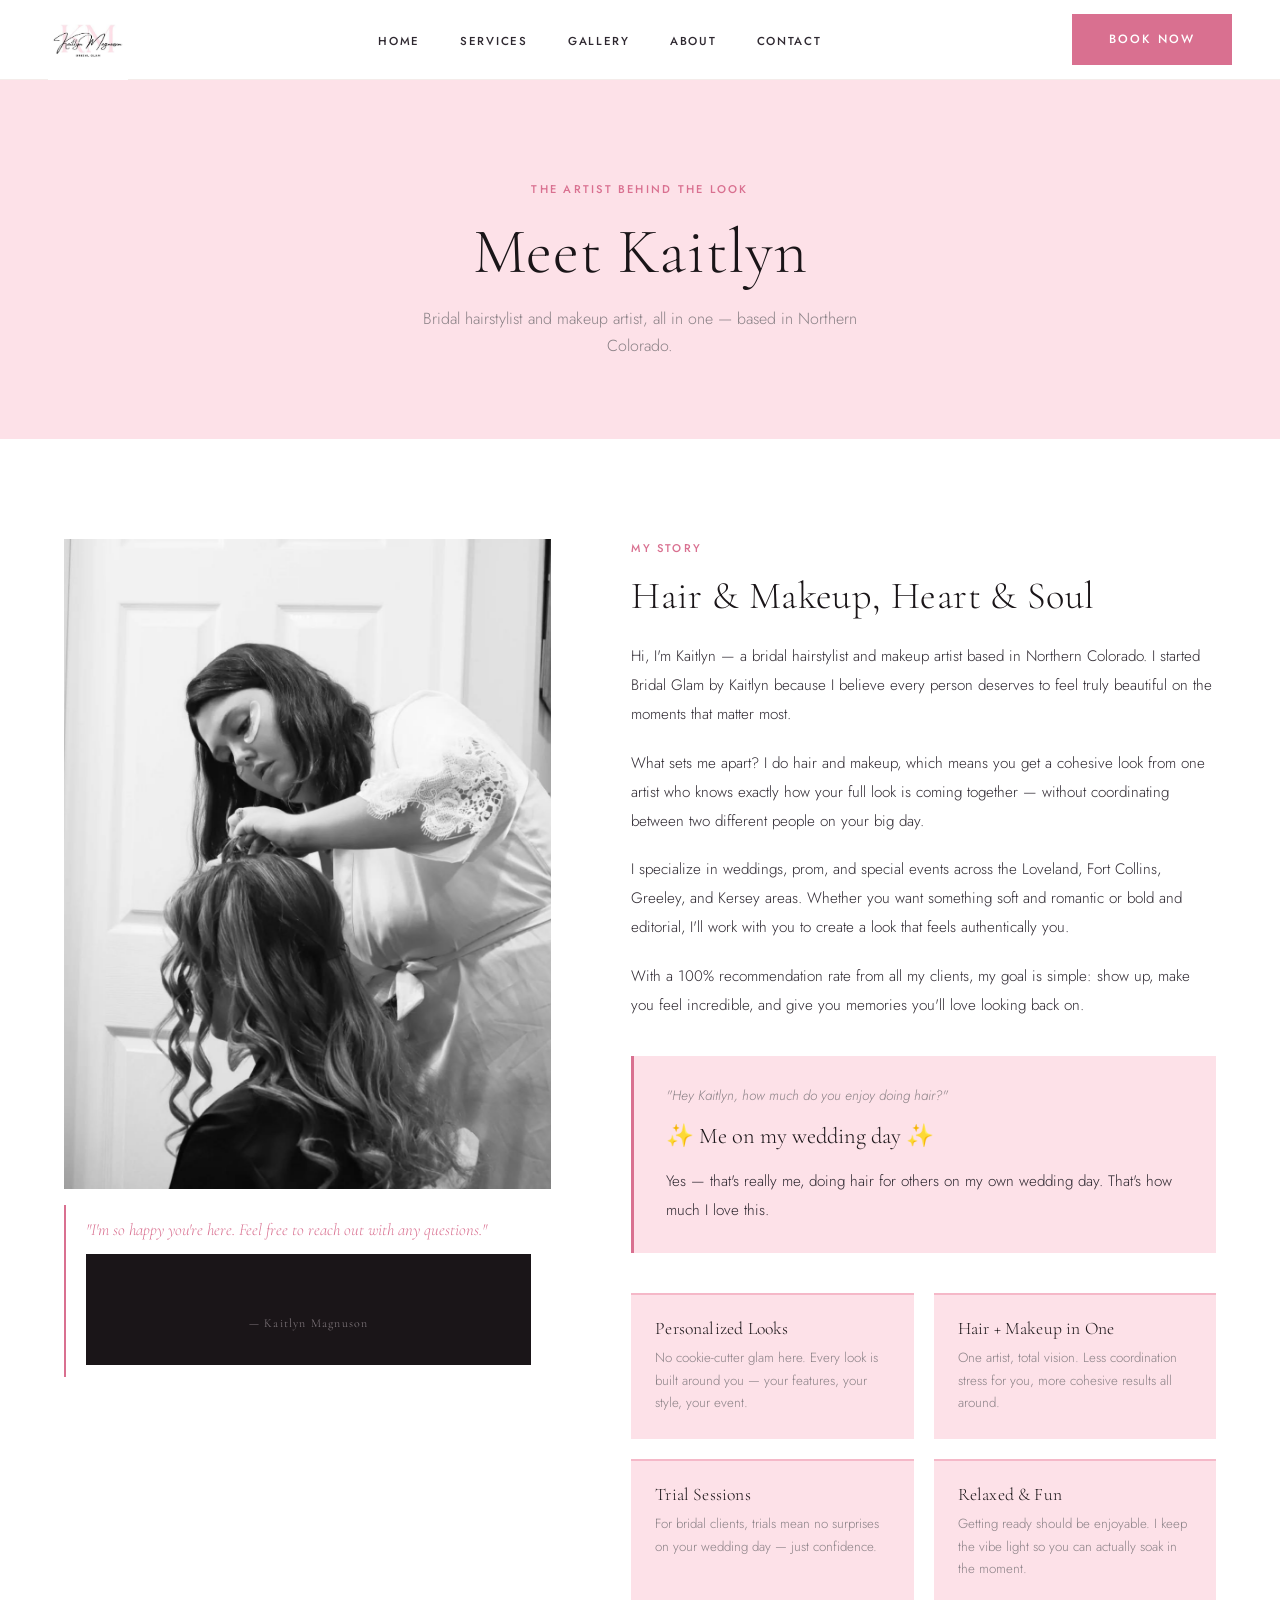
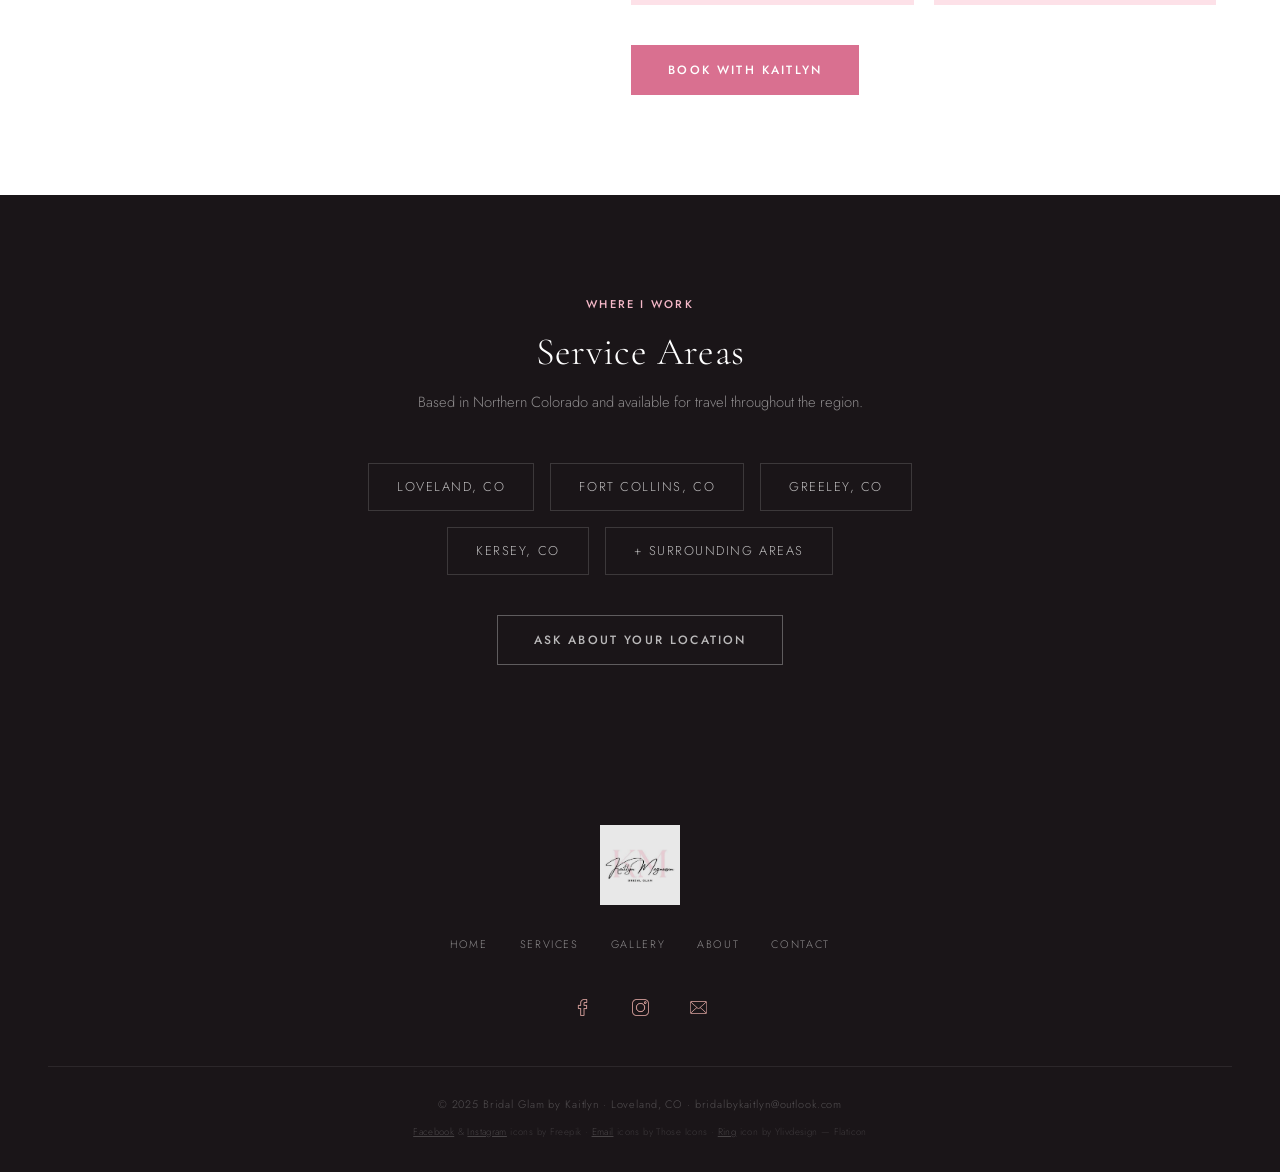
<file: pages/about.html>
<!DOCTYPE html>
<html lang="en">
<head>
  <meta charset="UTF-8" />
  <meta name="viewport" content="width=device-width, initial-scale=1.0" />
  <title>About Kaitlyn | Bridal Glam by Kaitlyn</title>
  <meta name="description" content="Meet Kaitlyn Magnuson — bridal hairstylist and makeup artist serving Northern Colorado." />
  <link rel="icon" href="../images/favicon.jpg" type="image/jpeg" />
  <link rel="stylesheet" href="../css/styles.css" />
  <style>
    .page-hero {
      margin-top: var(--nav-h);
      background: var(--blush);
      padding: 100px 24px 80px;
      text-align: center;
    }
    .page-hero h1 { font-size: clamp(2.4rem, 5vw, 4rem); color: var(--black); margin-bottom: 16px; }
    .page-hero p { color: var(--mid-gray); font-size: 1rem; max-width: 480px; margin: 0 auto; }

    .about-main {
      max-width: var(--max-w);
      margin: 0 auto;
      padding: var(--section-pad);
      display: grid;
      grid-template-columns: 1fr 1.2fr;
      gap: 80px;
      align-items: start;
    }
    .about-main-image {
      position: sticky;
      top: calc(var(--nav-h) + 32px);
    }
    .about-photo {
      aspect-ratio: 3/4;
      overflow: hidden;
      background: var(--blush);
      margin-bottom: 16px;
    }
    .about-photo img { width: 100%; height: 100%; object-fit: cover; }
    .about-photo-placeholder {
      width: 100%; height: 100%;
      background: linear-gradient(160deg, var(--rose), var(--dusty-rose));
      display: flex;
      align-items: center;
      justify-content: center;
      color: white;
      font-family: var(--font-display);
      font-style: italic;
      min-height: 400px;
    }
    .about-quote {
      border-left: 2px solid var(--dusty-rose);
      padding: 12px 20px;
      font-family: var(--font-display);
      font-style: italic;
      font-size: 1.05rem;
      color: var(--dusty-rose);
      line-height: 1.6;
    }

    .about-text h2 { font-size: clamp(2rem,3vw,2.8rem); color: var(--black); margin-bottom: 24px; }
    .about-text p { font-size: 0.95rem; color: var(--soft-black); line-height: 1.9; margin-bottom: 20px; }

    .about-values {
      display: grid;
      grid-template-columns: 1fr 1fr;
      gap: 20px;
      margin: 40px 0;
    }
    .value-item {
      padding: 24px;
      background: var(--blush);
      border-top: 2px solid var(--rose);
    }
    .value-item h4 {
      font-family: var(--font-display);
      font-size: 1.1rem;
      color: var(--black);
      margin-bottom: 8px;
    }
    .value-item p { font-size: 0.83rem; color: var(--mid-gray); line-height: 1.7; margin: 0; }

    .about-story-callout {
      background: var(--blush);
      border-left: 3px solid var(--dusty-rose);
      padding: 28px 32px;
      margin: 36px 0;
    }
    .story-bubble {
      font-size: 0.85rem;
      color: var(--mid-gray);
      font-style: italic;
      margin-bottom: 10px;
    }
    .story-answer {
      font-family: var(--font-display);
      font-size: 1.4rem;
      color: var(--black);
      margin-bottom: 12px;
    }
    .story-caption {
      font-size: 0.82rem;
      color: var(--mid-gray);
      line-height: 1.7;
      margin: 0 !important;
    }

    .areas-section {
      background: var(--black);
      padding: var(--section-pad);
      text-align: center;
    }
    .areas-section h2 { color: var(--white); font-size: clamp(1.8rem,3vw,2.6rem); margin-bottom: 16px; }
    .areas-section .eyebrow { color: var(--rose); }
    .areas-section p { color: rgba(255,255,255,0.5); margin-bottom: 48px; font-size: 0.92rem; }
    .areas-list {
      display: flex;
      justify-content: center;
      flex-wrap: wrap;
      gap: 16px;
      max-width: 600px;
      margin: 0 auto 40px;
    }
    .area-badge {
      border: 1px solid rgba(255,255,255,0.15);
      padding: 12px 28px;
      font-size: 0.8rem;
      letter-spacing: 0.12em;
      text-transform: uppercase;
      color: rgba(255,255,255,0.7);
    }

    @media (max-width: 1024px) {
      .about-main { grid-template-columns: 1fr; gap: 48px; }
      .about-main-image { position: static; }
    }
    @media (max-width: 600px) {
      .about-values { grid-template-columns: 1fr; }
    }
  </style>
</head>
<body>

  <nav id="main-nav">
    <a href="../index.html" class="nav-logo">
      <img src="/images/uploads/logo.jpg" alt="Bridal Glam by Kaitlyn" onerror="this.style.display='none';this.nextElementSibling.style.display='inline'" />
      <span style="display:none;font-family:'Playfair Display',Georgia,serif;font-size:1rem;">Bridal Glam by Kaitlyn</span>
    </a>
    <ul class="nav-links">
      <li><a href="../index.html">Home</a></li>
      <li><a href="services.html">Services</a></li>
      <li><a href="gallery.html">Gallery</a></li>
      <li><a href="about.html">About</a></li>
      <li><a href="contact.html">Contact</a></li>
    </ul>
    <div class="nav-book"><a href="contact.html" class="btn btn-rose">Book Now</a></div>
    <button class="hamburger" aria-label="Open menu"><span></span><span></span><span></span></button>
  </nav>
  <div class="mobile-nav">
    <a href="../index.html">Home</a>
    <a href="services.html">Services</a>
    <a href="gallery.html">Gallery</a>
    <a href="about.html">About</a>
    <a href="contact.html">Contact</a>
    <a href="contact.html" class="btn btn-rose" style="margin-top:8px;">Book Now</a>
  </div>

  <div class="page-hero">
    <span class="eyebrow">The Artist Behind the Look</span>
    <h1>Meet Kaitlyn</h1>
    <p>Bridal hairstylist and makeup artist, all in one — based in Northern Colorado.</p>
  </div>

  <div class="about-main">
    <div class="about-main-image">
      <div class="about-photo">
        <div class="about-photo-placeholder" id="about-photo-placeholder" style="display:none;">Photo of Kaitlyn</div>
        <img src="/images/uploads/about-portrait.jpg" alt="Kaitlyn Magnuson" style="width:100%;height:100%;object-fit:cover;" onerror="this.style.display='none';document.getElementById('about-photo-placeholder').style.display='flex';" />
      </div>
      <blockquote class="about-quote">
        <span data-text="about_quote">"I'm so happy you're here. Feel free to reach out with any questions."</span>
        <footer style="margin-top:10px;font-style:normal;font-size:0.75rem;letter-spacing:0.1em;color:var(--mid-gray);">— Kaitlyn Magnuson</footer>
      </blockquote>
    </div>

    <div class="about-text">
      <span class="eyebrow">My Story</span>
      <h2>Hair &amp; Makeup, Heart &amp; Soul</h2>
      <p data-text="about_bio_p1">Hi, I'm Kaitlyn — a bridal hairstylist and makeup artist based in Northern Colorado. I started Bridal Glam by Kaitlyn because I believe every person deserves to feel truly beautiful on the moments that matter most.</p>
      <p data-text="about_bio_p2">What sets me apart? I do hair <em>and</em> makeup, which means you get a cohesive look from one artist who knows exactly how your full look is coming together — without coordinating between two different people on your big day.</p>
      <p data-text="about_bio_p3">I specialize in weddings, prom, and special events across the Loveland, Fort Collins, Greeley, and Kersey areas. Whether you want something soft and romantic or bold and editorial, I'll work with you to create a look that feels authentically you.</p>
      <p data-text="about_bio_p4">With a 100% recommendation rate from all my clients, my goal is simple: show up, make you feel incredible, and give you memories you'll love looking back on.</p>

      <div class="about-story-callout">
        <div class="story-bubble">"Hey Kaitlyn, how much do you enjoy doing hair?"</div>
        <div class="story-answer" data-text="about_story_answer">✨ Me on my wedding day ✨</div>
        <p class="story-caption" data-text="about_story_caption">Yes — that's really me, doing hair for others on my own wedding day. That's how much I love this.</p>
      </div>

      <div class="about-values">
        <div class="value-item">
          <h4>Personalized Looks</h4>
          <p>No cookie-cutter glam here. Every look is built around you — your features, your style, your event.</p>
        </div>
        <div class="value-item">
          <h4>Hair + Makeup in One</h4>
          <p>One artist, total vision. Less coordination stress for you, more cohesive results all around.</p>
        </div>
        <div class="value-item">
          <h4>Trial Sessions</h4>
          <p>For bridal clients, trials mean no surprises on your wedding day — just confidence.</p>
        </div>
        <div class="value-item">
          <h4>Relaxed &amp; Fun</h4>
          <p>Getting ready should be enjoyable. I keep the vibe light so you can actually soak in the moment.</p>
        </div>
      </div>

      <a href="contact.html" class="btn btn-rose">Book with Kaitlyn</a>
    </div>
  </div>

  <!-- SERVICE AREAS -->
  <section class="areas-section">
    <span class="eyebrow">Where I Work</span>
    <h2>Service Areas</h2>
    <p>Based in Northern Colorado and available for travel throughout the region.</p>
    <div class="areas-list">
      <span class="area-badge">Loveland, CO</span>
      <span class="area-badge">Fort Collins, CO</span>
      <span class="area-badge">Greeley, CO</span>
      <span class="area-badge">Kersey, CO</span>
      <span class="area-badge">+ Surrounding Areas</span>
    </div>
    <a href="contact.html" class="btn" style="border-color:rgba(255,255,255,0.3);color:rgba(255,255,255,0.7);">Ask About Your Location</a>
  </section>

  <footer>
    <div class="footer-logo"><img src="/images/uploads/logo.jpg" alt="Bridal Glam by Kaitlyn" onerror="this.style.display='none'" /></div>
    <ul class="footer-links">
      <li><a href="../index.html">Home</a></li>
      <li><a href="services.html">Services</a></li>
      <li><a href="gallery.html">Gallery</a></li>
      <li><a href="about.html">About</a></li>
      <li><a href="contact.html">Contact</a></li>
    </ul>
    <div class="footer-social">
      <a href="https://www.facebook.com/share/195ZhncpV3/" target="_blank" rel="noopener" aria-label="Facebook"><img src="../images/facebook.png" alt="Facebook" /></a>
      <a href="https://www.instagram.com/bridalbykaitlyn" target="_blank" rel="noopener" aria-label="Instagram"><img src="../images/instagram.png" alt="Instagram" /></a>
      <a href="mailto:bridalbykaitlyn@outlook.com" aria-label="Email"><img src="../images/envelope.png" alt="Email" /></a>
    </div>
    <p class="footer-copy">© 2025 Bridal Glam by Kaitlyn · Loveland, CO · bridalbykaitlyn@outlook.com</p>
    <p class="footer-attribution"><a href="https://www.flaticon.com/free-icons/facebook" title="facebook icons">Facebook</a> &amp; <a href="https://www.flaticon.com/free-icons/instagram" title="instagram icons">Instagram</a> icons by Freepik · <a href="https://www.flaticon.com/free-icons/email" title="email icons">Email</a> icons by Those Icons · <a href="https://www.flaticon.com/free-icons/accessory" title="accessory icons">Ring</a> icon by Ylivdesign — Flaticon</p>
  </footer>

  <script src="../js/main.js"></script>
  <script>loadTextContent();</script>
</body>
</html>
</file>
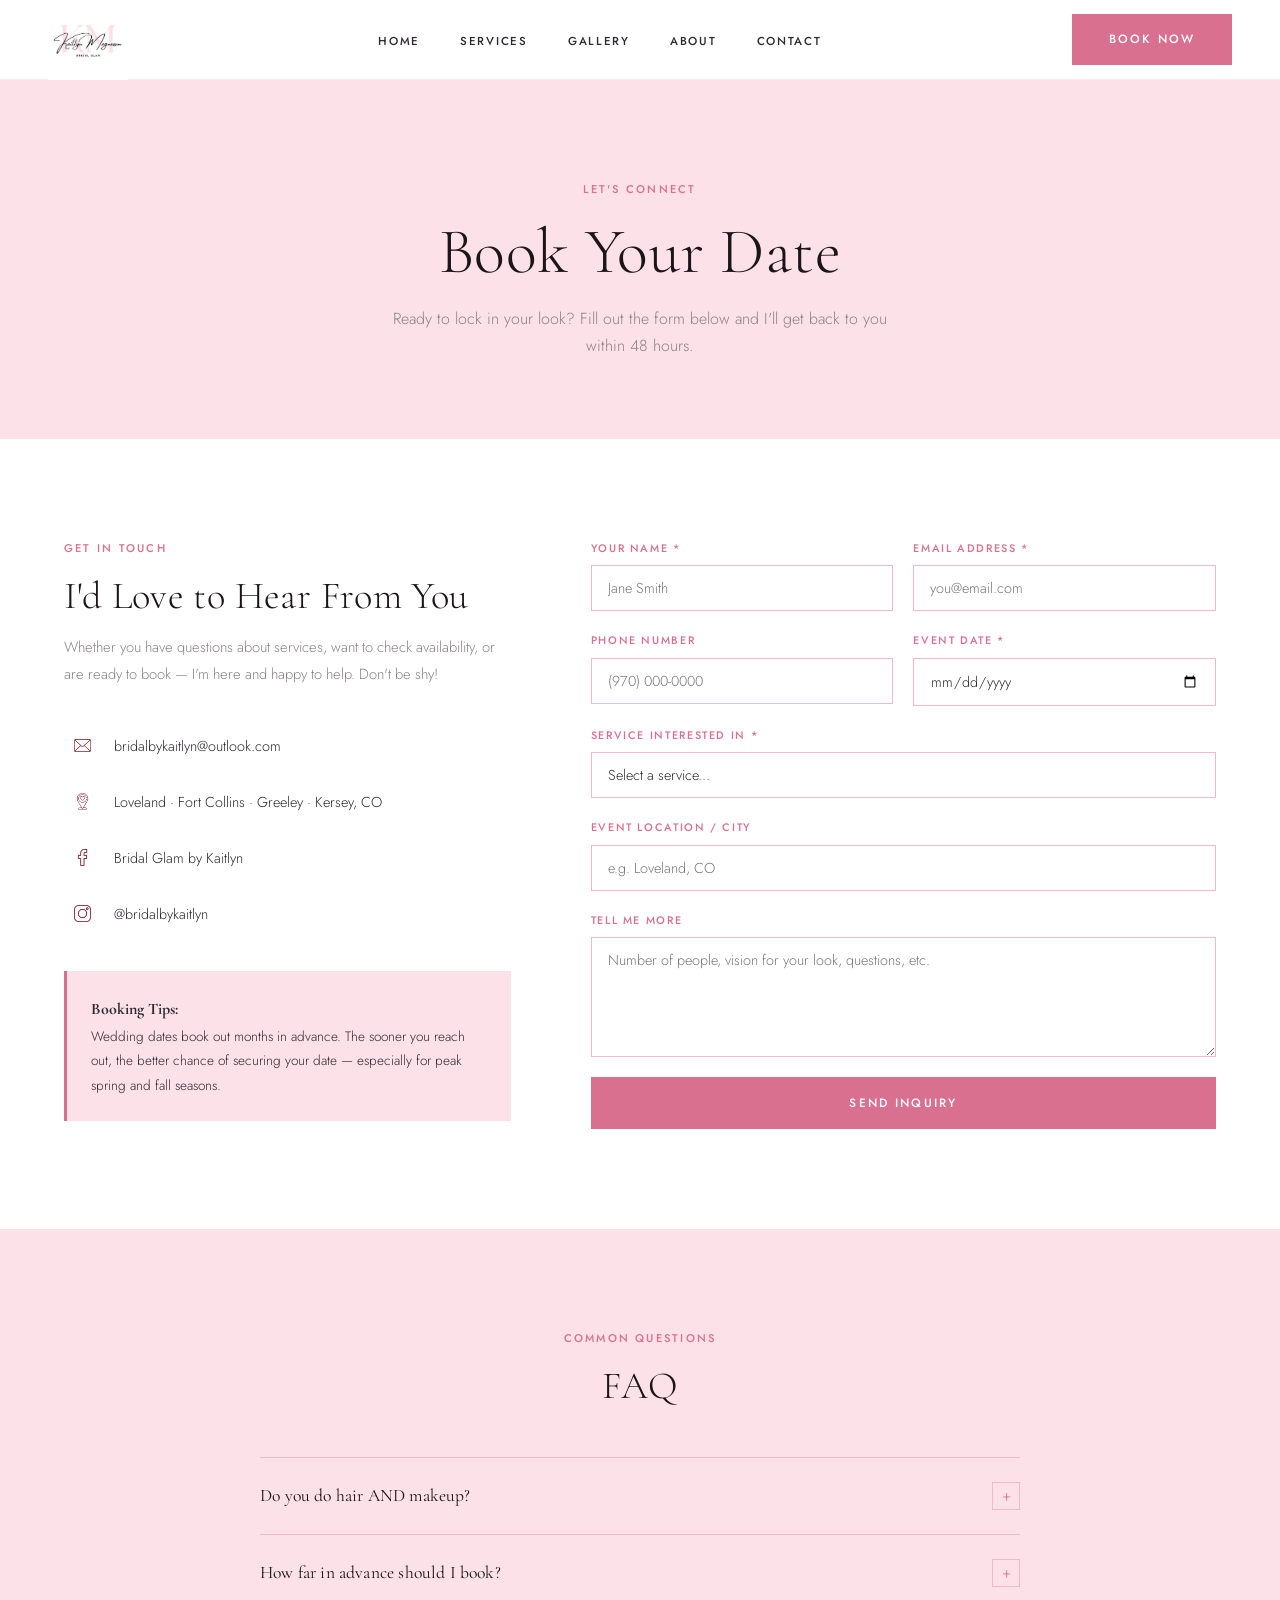
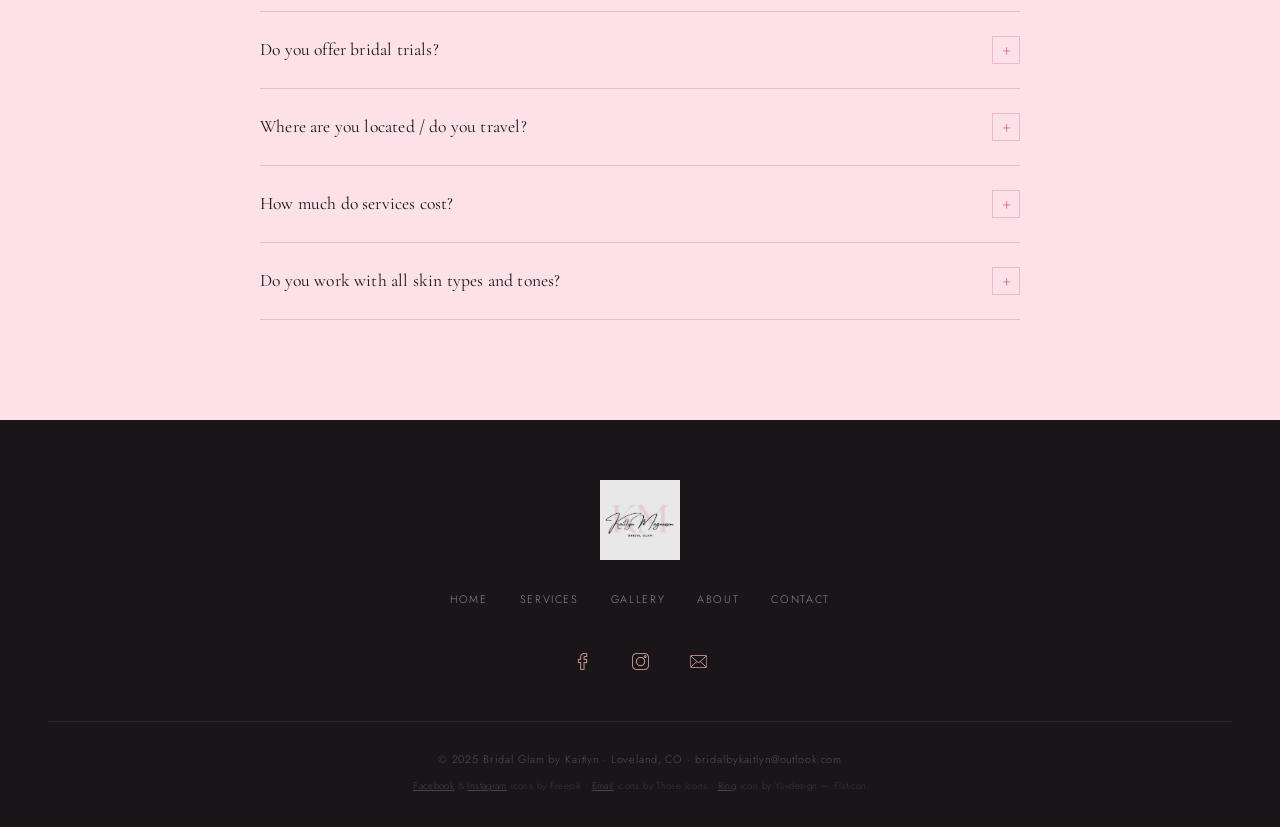
<file: pages/contact.html>
<!DOCTYPE html>
<html lang="en">
<head>
  <meta charset="UTF-8" />
  <meta name="viewport" content="width=device-width, initial-scale=1.0" />
  <title>Contact & Book | Bridal Glam by Kaitlyn</title>
  <meta name="description" content="Book Kaitlyn Magnuson for bridal hair and makeup in Northern Colorado. Serving Loveland, Fort Collins, Greeley & Kersey." />
  <link rel="icon" href="../images/favicon.jpg" type="image/jpeg" />
  <link rel="stylesheet" href="../css/styles.css" />
  <style>
    .page-hero {
      margin-top: var(--nav-h);
      background: var(--blush);
      padding: 100px 24px 80px;
      text-align: center;
    }
    .page-hero h1 { font-size: clamp(2.4rem, 5vw, 4rem); color: var(--black); margin-bottom: 16px; }
    .page-hero p { color: var(--mid-gray); font-size: 1rem; max-width: 500px; margin: 0 auto; }

    .contact-section {
      max-width: var(--max-w);
      margin: 0 auto;
      padding: var(--section-pad);
    }

    .faq-section {
      background: var(--blush);
      padding: var(--section-pad);
    }
    .faq-inner {
      max-width: 760px;
      margin: 0 auto;
    }
    .faq-inner h2 { font-size: clamp(1.8rem,3vw,2.4rem); color: var(--black); margin-bottom: 48px; text-align: center; }

    .faq-item {
      border-bottom: 1px solid var(--rose);
      padding: 24px 0;
    }
    .faq-item:first-of-type { border-top: 1px solid var(--rose); }
    .faq-question {
      display: flex;
      justify-content: space-between;
      align-items: center;
      cursor: pointer;
      gap: 16px;
    }
    .faq-question h4 {
      font-family: var(--font-display);
      font-size: 1.1rem;
      color: var(--black);
      font-weight: 400;
    }
    .faq-toggle {
      width: 28px; height: 28px;
      border: 1px solid var(--rose);
      display: flex; align-items: center; justify-content: center;
      font-size: 1rem;
      color: var(--dusty-rose);
      flex-shrink: 0;
      transition: transform 0.25s;
    }
    .faq-item.open .faq-toggle { transform: rotate(45deg); }
    .faq-answer {
      display: none;
      padding-top: 16px;
      font-size: 0.92rem;
      color: var(--mid-gray);
      line-height: 1.8;
    }
    .faq-item.open .faq-answer { display: block; }
  </style>
</head>
<body>

  <nav id="main-nav">
    <a href="../index.html" class="nav-logo">
      <img src="/images/uploads/logo.jpg" alt="Bridal Glam by Kaitlyn" />
    </a>
    <ul class="nav-links">
      <li><a href="../index.html">Home</a></li>
      <li><a href="services.html">Services</a></li>
      <li><a href="gallery.html">Gallery</a></li>
      <li><a href="about.html">About</a></li>
      <li><a href="contact.html">Contact</a></li>
    </ul>
    <div class="nav-book"><a href="contact.html" class="btn btn-rose">Book Now</a></div>
    <button class="hamburger" aria-label="Open menu"><span></span><span></span><span></span></button>
  </nav>
  <div class="mobile-nav">
    <a href="../index.html">Home</a>
    <a href="services.html">Services</a>
    <a href="gallery.html">Gallery</a>
    <a href="about.html">About</a>
    <a href="contact.html">Contact</a>
    <a href="contact.html" class="btn btn-rose" style="margin-top:8px;">Book Now</a>
  </div>

  <div class="page-hero">
    <span class="eyebrow">Let's Connect</span>
    <h1>Book Your Date</h1>
    <p data-text="contact_intro">Ready to lock in your look? Fill out the form below and I'll get back to you within 48 hours.</p>
  </div>

  <!-- CONTACT SECTION -->
  <div class="contact-section">
    <div class="contact-grid">
      <!-- LEFT: Info -->
      <div class="contact-info">
        <span class="eyebrow">Get in Touch</span>
        <h2 data-text="contact_info_title">I'd Love to Hear From You</h2>
        <p data-text="contact_info_desc">Whether you have questions about services, want to check availability, or are ready to book — I'm here and happy to help. Don't be shy!</p>

        <div class="contact-details">
          <div class="contact-detail">
            <div class="contact-detail-icon contact-social-icon"><img src="../images/envelope.png" alt="Email" /></div>
            <div class="contact-detail-text">
              <span><a href="mailto:bridalbykaitlyn@outlook.com">bridalbykaitlyn@outlook.com</a></span>
            </div>
          </div>
          <div class="contact-detail">
            <div class="contact-detail-icon contact-social-icon"><img src="../images/location.png" alt="Location" /></div>
            <div class="contact-detail-text">
              <span>Loveland · Fort Collins · Greeley · Kersey, CO</span>
            </div>
          </div>
          <div class="contact-detail">
            <div class="contact-detail-icon contact-social-icon"><img src="../images/facebook.png" alt="Facebook" /></div>
            <div class="contact-detail-text">
              <span><a href="https://www.facebook.com/share/195ZhncpV3/" target="_blank" rel="noopener">Bridal Glam by Kaitlyn</a></span>
            </div>
          </div>
          <div class="contact-detail">
            <div class="contact-detail-icon contact-social-icon"><img src="../images/instagram.png" alt="Instagram" /></div>
            <div class="contact-detail-text">
              <span><a href="https://www.instagram.com/bridalbykaitlyn" target="_blank" rel="noopener">@bridalbykaitlyn</a></span>
            </div>
          </div>
        </div>

        <div style="margin-top:40px;padding:24px;background:var(--blush);border-left:3px solid var(--dusty-rose);">
          <p style="font-size:0.85rem;color:var(--soft-black);margin:0;line-height:1.8;">
            <strong style="font-family:var(--font-display);font-size:1rem;">Booking Tips:</strong><br>
            <span data-text="contact_booking_tips">Wedding dates book out months in advance. The sooner you reach out, the better chance of securing your date — especially for peak spring and fall seasons.</span>
          </p>
        </div>
      </div>

      <!-- RIGHT: Form -->
      <div>
        <form class="contact-form" id="contact-form">
          <div class="form-row">
            <div class="form-group">
              <label for="name">Your Name *</label>
              <input type="text" id="name" name="name" placeholder="Jane Smith" required />
            </div>
            <div class="form-group">
              <label for="email">Email Address *</label>
              <input type="email" id="email" name="email" placeholder="you@email.com" required />
            </div>
          </div>
          <div class="form-row">
            <div class="form-group">
              <label for="phone">Phone Number</label>
              <input type="tel" id="phone" name="phone" placeholder="(970) 000-0000" />
            </div>
            <div class="form-group">
              <label for="date">Event Date *</label>
              <input type="date" id="date" name="date" required />
            </div>
          </div>
          <div class="form-group">
            <label for="service">Service Interested In *</label>
            <select id="service" name="service" required>
              <option value="" disabled selected>Select a service...</option>
              <option value="bridal-full">Bridal Hair + Makeup (Full Package)</option>
              <option value="bridal-hair">Bridal Hair Only</option>
              <option value="bridal-makeup">Bridal Makeup Only</option>
              <option value="bridal-party">Bridal Party (Group)</option>
              <option value="prom">Prom / Formal Event</option>
              <option value="special">Special Occasion</option>
              <option value="other">Other / Not Sure Yet</option>
            </select>
          </div>
          <div class="form-group">
            <label for="location">Event Location / City</label>
            <input type="text" id="location" name="location" placeholder="e.g. Loveland, CO" />
          </div>
          <div class="form-group">
            <label for="message">Tell Me More</label>
            <textarea id="message" name="message" placeholder="Number of people, vision for your look, questions, etc."></textarea>
          </div>
          <button type="submit" class="btn btn-rose" style="width:100%;padding:16px;">Send Inquiry</button>
        </form>

        <div class="form-success" id="form-success">
          <h3>Thank you!</h3>
          <p>Your message has been sent. I'll be in touch within 48 hours. 💕</p>
        </div>
      </div>
    </div>
  </div>

  <!-- FAQ -->
  <section class="faq-section">
    <div class="faq-inner">
      <span class="eyebrow" style="text-align:center;display:block;">Common Questions</span>
      <h2>FAQ</h2>

      <div class="faq-item">
        <div class="faq-question">
          <h4 data-text="faq_1_q">Do you do hair AND makeup?</h4>
          <span class="faq-toggle">+</span>
        </div>
        <p class="faq-answer" data-text="faq_1_a">Yes! That's one of the things that makes Bridal Glam by Kaitlyn unique. You get both hair and makeup from one artist, meaning your full look is cohesive and you don't need to coordinate between multiple stylists.</p>
      </div>

      <div class="faq-item">
        <div class="faq-question">
          <h4 data-text="faq_2_q">How far in advance should I book?</h4>
          <span class="faq-toggle">+</span>
        </div>
        <p class="faq-answer" data-text="faq_2_a">For weddings, I recommend reaching out as early as possible — 6 to 12 months in advance is ideal, especially for peak spring and fall dates. Prom and other events can usually be booked with less lead time, but sooner is always better!</p>
      </div>

      <div class="faq-item">
        <div class="faq-question">
          <h4 data-text="faq_3_q">Do you offer bridal trials?</h4>
          <span class="faq-toggle">+</span>
        </div>
        <p class="faq-answer" data-text="faq_3_a">Yes, and I highly recommend them! A trial session lets us test out your look before the big day so there are no surprises. It's also a great chance to adjust and perfect everything so you feel 100% confident.</p>
      </div>

      <div class="faq-item">
        <div class="faq-question">
          <h4 data-text="faq_4_q">Where are you located / do you travel?</h4>
          <span class="faq-toggle">+</span>
        </div>
        <p class="faq-answer" data-text="faq_4_a">I'm based in Northern Colorado and serve Loveland, Fort Collins, Greeley, Kersey, and surrounding areas. Travel availability and fees may apply depending on your location — just ask!</p>
      </div>

      <div class="faq-item">
        <div class="faq-question">
          <h4 data-text="faq_5_q">How much do services cost?</h4>
          <span class="faq-toggle">+</span>
        </div>
        <p class="faq-answer" data-text="faq_5_a">Pricing varies based on the services needed, number of people, and travel. I offer custom quotes so you get accurate pricing for your specific event. Reach out and I'll put together something tailored to you!</p>
      </div>

      <div class="faq-item">
        <div class="faq-question">
          <h4 data-text="faq_6_q">Do you work with all skin types and tones?</h4>
          <span class="faq-toggle">+</span>
        </div>
        <p class="faq-answer" data-text="faq_6_a">Absolutely. Beauty has no one look — I work with all skin tones, textures, and types. My kit is stocked to create beautiful looks for everyone.</p>
      </div>

    </div>
  </section>

  <footer>
    <div class="footer-logo"><img src="/images/uploads/logo.jpg" alt="Bridal Glam by Kaitlyn" /></div>
    <ul class="footer-links">
      <li><a href="../index.html">Home</a></li>
      <li><a href="services.html">Services</a></li>
      <li><a href="gallery.html">Gallery</a></li>
      <li><a href="about.html">About</a></li>
      <li><a href="contact.html">Contact</a></li>
    </ul>
    <div class="footer-social">
      <a href="https://www.facebook.com/share/195ZhncpV3/" target="_blank" rel="noopener" aria-label="Facebook"><img src="../images/facebook.png" alt="Facebook" /></a>
      <a href="https://www.instagram.com/bridalbykaitlyn" target="_blank" rel="noopener" aria-label="Instagram"><img src="../images/instagram.png" alt="Instagram" /></a>
      <a href="mailto:bridalbykaitlyn@outlook.com" aria-label="Email"><img src="../images/envelope.png" alt="Email" /></a>
    </div>
    <p class="footer-copy">© 2025 Bridal Glam by Kaitlyn · Loveland, CO · bridalbykaitlyn@outlook.com</p>
    <p class="footer-attribution"><a href="https://www.flaticon.com/free-icons/facebook" title="facebook icons">Facebook</a> &amp; <a href="https://www.flaticon.com/free-icons/instagram" title="instagram icons">Instagram</a> icons by Freepik · <a href="https://www.flaticon.com/free-icons/email" title="email icons">Email</a> icons by Those Icons · <a href="https://www.flaticon.com/free-icons/accessory" title="accessory icons">Ring</a> icon by Ylivdesign — Flaticon</p>
  </footer>

  <script src="../js/main.js"></script>
  <script>
    // FAQ accordion
    document.querySelectorAll('.faq-question').forEach(q => {
      q.addEventListener('click', () => {
        const item = q.closest('.faq-item');
        item.classList.toggle('open');
      });
    });
  </script>
</body>
</html>
</file>
<file: css/styles.css>
/* =============================================
   BRIDAL GLAM BY KAITLYN — Design System
   Palette: white, blush, dusty rose, black
   Type: Cormorant Garamond (display) + Jost (body)
   ============================================= */

@import url('https://fonts.googleapis.com/css2?family=Cormorant+Garamond:ital,wght@0,300;0,400;0,600;1,300;1,400&family=Jost:wght@300;400;500&family=Great+Vibes&display=swap');

:root {
  --white:       #FFFFFF;
  --blush:       #FDE1E8;
  --rose:        #F5B8C8;
  --dusty-rose:  #D97090;
  --dark-rose:   #A0485F;
  --black:       #1A1518;
  --soft-black:  #2E2830;
  --mid-gray:    #8A8186;
  --light-gray:  #F7EEF1;

  --font-display: 'Cormorant Garamond', Georgia, serif;
  --font-script:  'Great Vibes', cursive;
  --font-body:    'Jost', sans-serif;

  --nav-h: 80px;
  --max-w: 1200px;
  --section-pad: 100px 24px;
}

*, *::before, *::after { box-sizing: border-box; margin: 0; padding: 0; }

html { scroll-behavior: smooth; }

body {
  font-family: var(--font-body);
  font-weight: 300;
  color: var(--soft-black);
  background: var(--white);
  line-height: 1.7;
  -webkit-font-smoothing: antialiased;
}

img { display: block; max-width: 100%; }
a { text-decoration: none; color: inherit; }
ul { list-style: none; }

/* ── TYPOGRAPHY ── */
h1, h2, h3, h4 {
  font-family: var(--font-display);
  font-weight: 300;
  line-height: 1.15;
  letter-spacing: 0.01em;
}

.script {
  font-family: var(--font-script);
  font-weight: 400;
  color: var(--dusty-rose);
}

.eyebrow {
  font-family: var(--font-body);
  font-size: 0.7rem;
  font-weight: 500;
  letter-spacing: 0.2em;
  text-transform: uppercase;
  color: var(--dusty-rose);
  display: block;
  margin-bottom: 16px;
}

/* ── BUTTONS ── */
.btn {
  display: inline-block;
  font-family: var(--font-body);
  font-size: 0.75rem;
  font-weight: 500;
  letter-spacing: 0.18em;
  text-transform: uppercase;
  padding: 14px 36px;
  border: 1px solid var(--black);
  color: var(--black);
  background: transparent;
  cursor: pointer;
  transition: background 0.25s ease, color 0.25s ease;
}
.btn:hover { background: var(--black); color: var(--white); }

.btn-rose {
  background: var(--dusty-rose);
  border-color: var(--dusty-rose);
  color: var(--white);
}
.btn-rose:hover { background: var(--dark-rose); border-color: var(--dark-rose); color: var(--white); }

/* ── NAV ── */
nav {
  position: fixed;
  top: 0; left: 0; right: 0;
  height: var(--nav-h);
  display: flex;
  align-items: center;
  justify-content: space-between;
  padding: 0 48px;
  background: rgba(255,255,255,0.96);
  backdrop-filter: blur(8px);
  z-index: 100;
  border-bottom: 1px solid rgba(200,160,150,0.2);
  transition: box-shadow 0.3s;
}
nav.scrolled { box-shadow: 0 2px 20px rgba(0,0,0,0.07); }

.nav-logo img { height: 80px; width: auto; }

.nav-links {
  display: flex;
  gap: 40px;
}
.nav-links a {
  font-size: 0.72rem;
  font-weight: 500;
  letter-spacing: 0.15em;
  text-transform: uppercase;
  color: var(--soft-black);
  position: relative;
  padding-bottom: 3px;
  transition: color 0.2s;
}
.nav-links a::after {
  content: '';
  position: absolute;
  bottom: 0; left: 0;
  width: 0; height: 1px;
  background: var(--dusty-rose);
  transition: width 0.25s ease;
}
.nav-links a:hover { color: var(--dusty-rose); }
.nav-links a:hover::after { width: 100%; }

.nav-book { display: flex; align-items: center; }

/* Hamburger */
.hamburger {
  display: none;
  flex-direction: column;
  gap: 5px;
  cursor: pointer;
  background: none;
  border: none;
  padding: 4px;
}
.hamburger span {
  display: block;
  width: 24px; height: 1.5px;
  background: var(--soft-black);
  transition: transform 0.3s, opacity 0.3s;
}

/* Mobile Nav */
.mobile-nav {
  display: none;
  position: fixed;
  top: var(--nav-h); left: 0; right: 0;
  background: var(--white);
  padding: 32px 24px;
  border-bottom: 1px solid var(--rose);
  z-index: 99;
  flex-direction: column;
  gap: 24px;
  text-align: center;
}
.mobile-nav.open { display: flex; }
.mobile-nav a {
  font-size: 0.8rem;
  font-weight: 500;
  letter-spacing: 0.15em;
  text-transform: uppercase;
  color: var(--soft-black);
}

/* ── HERO ── */
.hero {
  margin-top: var(--nav-h);
  min-height: calc(100vh - var(--nav-h));
  display: grid;
  grid-template-columns: 1fr 1fr;
}

.hero-image {
  position: relative;
  overflow: hidden;
  background: var(--blush);
  min-height: 500px;
}
.hero-image img {
  width: 100%; height: 100%;
  object-fit: cover;
  object-position: center top;
}
.hero-image-placeholder {
  width: 100%; height: 100%;
  background: linear-gradient(135deg, var(--blush) 0%, var(--rose) 100%);
  display: flex;
  align-items: center;
  justify-content: center;
  color: var(--dusty-rose);
  font-family: var(--font-display);
  font-size: 1.1rem;
  font-style: italic;
  letter-spacing: 0.05em;
  min-height: 500px;
}

.hero-content {
  display: flex;
  flex-direction: column;
  justify-content: center;
  padding: 80px 72px;
  background: var(--white);
}

.hero-script {
  font-family: var(--font-script);
  font-size: 3.5rem;
  color: var(--dusty-rose);
  line-height: 1;
  margin-bottom: 8px;
}

.hero-content h1 {
  font-size: clamp(2.4rem, 4vw, 3.8rem);
  color: var(--black);
  margin-bottom: 24px;
}

.hero-content p {
  font-size: 1rem;
  color: var(--mid-gray);
  max-width: 380px;
  margin-bottom: 40px;
  line-height: 1.8;
}

.hero-badges {
  display: flex;
  gap: 32px;
  margin-top: 48px;
  padding-top: 40px;
  border-top: 1px solid var(--rose);
}
.hero-badge {
  text-align: center;
}
.hero-badge strong {
  display: block;
  font-family: var(--font-display);
  font-size: 2rem;
  font-weight: 300;
  line-height: 1.1;
  color: var(--dusty-rose);
}
.hero-badge span {
  font-size: 0.68rem;
  letter-spacing: 0.12em;
  text-transform: uppercase;
  color: var(--mid-gray);
}
.badge-inline {
  display: flex;
  align-items: baseline;
  justify-content: center;
  gap: 4px;
}
.badge-inline strong {
  display: inline;
}

/* ── MARQUEE ── */
.marquee-bar {
  background: var(--black);
  padding: 14px 0;
  overflow: hidden;
  white-space: nowrap;
}
.marquee-track {
  display: inline-flex;
  animation: marquee 24s linear infinite;
}
.marquee-track span {
  font-size: 0.68rem;
  font-weight: 500;
  letter-spacing: 0.2em;
  text-transform: uppercase;
  color: var(--rose);
  padding: 0 40px;
}
.marquee-track span.dot {
  color: var(--dusty-rose);
  padding: 0;
}
@keyframes marquee {
  from { transform: translateX(0); }
  to   { transform: translateX(-50%); }
}

/* ── SECTIONS ── */
.section { padding: var(--section-pad); }
.section-inner { max-width: var(--max-w); margin: 0 auto; }

.section-header {
  text-align: center;
  margin-bottom: 64px;
}
.section-header h2 {
  font-size: clamp(2rem, 3.5vw, 3rem);
  color: var(--black);
  margin-bottom: 16px;
}
.section-header p {
  font-size: 0.95rem;
  color: var(--mid-gray);
  max-width: 480px;
  margin: 0 auto;
}

/* ── ABOUT STRIP ── */
.about-strip {
  background: var(--blush);
  padding: var(--section-pad);
}
.about-strip-inner {
  max-width: var(--max-w);
  margin: 0 auto;
  display: grid;
  grid-template-columns: 1fr 1fr;
  gap: 80px;
  align-items: center;
}
.about-image {
  position: relative;
  aspect-ratio: 4/5;
  overflow: hidden;
  background: var(--rose);
}
.about-image img {
  width: 100%; height: 100%;
  object-fit: cover;
}
.about-image-placeholder {
  width: 100%; height: 100%;
  background: linear-gradient(160deg, var(--rose) 0%, var(--dusty-rose) 100%);
  display: flex;
  align-items: center;
  justify-content: center;
  color: white;
  font-family: var(--font-display);
  font-style: italic;
  font-size: 1rem;
}
.about-accent {
  position: absolute;
  bottom: -20px; right: -20px;
  width: 120px; height: 120px;
  border: 2px solid var(--dusty-rose);
  z-index: -1;
}
.about-content h2 {
  font-size: clamp(1.8rem, 3vw, 2.8rem);
  color: var(--black);
  margin-bottom: 24px;
}
.about-content p {
  font-size: 0.95rem;
  color: var(--soft-black);
  line-height: 1.9;
  margin-bottom: 20px;
}
.about-areas {
  display: flex;
  flex-wrap: wrap;
  gap: 8px;
  margin: 28px 0 36px;
}
.area-tag {
  font-size: 0.68rem;
  letter-spacing: 0.12em;
  text-transform: uppercase;
  background: white;
  border: 1px solid var(--rose);
  color: var(--dusty-rose);
  padding: 6px 14px;
  border-radius: 0;
}

/* ── SERVICES ── */
.services-grid {
  display: grid;
  grid-template-columns: repeat(3, 1fr);
  gap: 2px;
  background: var(--rose);
}
.service-card {
  background: var(--white);
  padding: 52px 40px;
  text-align: center;
  transition: background 0.3s;
}
.service-card:hover { background: var(--blush); }
.service-icon {
  font-size: 2rem;
  margin-bottom: 20px;
  display: block;
}
.service-icon svg {
  width: 2.5rem;
  height: 2.5rem;
  color: var(--dusty-rose);
}
.service-icon img {
  width: 2.5rem;
  height: 2.5rem;
  display: block;
  margin: 0 auto;
  filter: invert(52%) sepia(30%) saturate(500%) hue-rotate(295deg) brightness(95%);
}
.service-card h3 {
  font-size: 1.4rem;
  margin-bottom: 14px;
  color: var(--black);
}
.service-card p {
  font-size: 0.88rem;
  color: var(--mid-gray);
  line-height: 1.8;
}

/* ── GALLERY ── */
.gallery-grid {
  display: grid;
  grid-template-columns: repeat(3, 1fr);
  grid-auto-rows: 320px;
  gap: 8px;
}
.gallery-item {
  overflow: hidden;
  background: var(--blush);
  position: relative;
  cursor: pointer;
}
.gallery-item.tall { grid-row: span 2; }
.gallery-item img {
  width: 100%; height: 100%;
  object-fit: cover;
  transition: transform 0.5s ease;
}
.gallery-item:hover img { transform: scale(1.04); }
.gallery-placeholder {
  width: 100%; height: 100%;
  background: linear-gradient(135deg, var(--blush), var(--rose));
  display: flex;
  align-items: center;
  justify-content: center;
  color: var(--dusty-rose);
  font-family: var(--font-display);
  font-style: italic;
  font-size: 0.9rem;
}
.gallery-overlay {
  position: absolute;
  inset: 0;
  background: rgba(26,26,26,0);
  display: flex;
  align-items: center;
  justify-content: center;
  transition: background 0.3s;
}
.gallery-item:hover .gallery-overlay { background: rgba(26,26,26,0.25); }

/* ── TESTIMONIALS ── */
.testimonials { background: var(--black); }
.testimonials .section-header h2 { color: var(--white); }
.testimonials .section-header .eyebrow { color: var(--rose); }
.testimonials-grid {
  display: flex;
  flex-direction: column;
  max-width: 860px;
  margin: 0 auto;
}
.testimonial-card {
  border-bottom: 1px solid rgba(255,255,255,0.1);
  padding: 48px 40px;
}
.testimonial-stars {
  color: var(--dusty-rose);
  font-size: 0.8rem;
  letter-spacing: 4px;
  margin-bottom: 20px;
}
.testimonial-card p {
  font-family: var(--font-display);
  font-style: italic;
  font-size: 1.15rem;
  color: rgba(255,255,255,0.85);
  line-height: 1.85;
  margin-bottom: 20px;
}
.testimonial-author {
  font-size: 0.7rem;
  letter-spacing: 0.15em;
  text-transform: uppercase;
  color: var(--rose);
}

/* ── CONTACT ── */
.contact-grid {
  display: grid;
  grid-template-columns: 1fr 1.4fr;
  gap: 80px;
  align-items: start;
}
.contact-info h2 {
  font-size: clamp(1.8rem, 3vw, 2.6rem);
  color: var(--black);
  margin-bottom: 16px;
}
.contact-info p {
  font-size: 0.92rem;
  color: var(--mid-gray);
  line-height: 1.8;
  margin-bottom: 40px;
}
.contact-details { display: flex; flex-direction: column; gap: 20px; }
.contact-detail {
  display: flex;
  align-items: center;
  gap: 14px;
}
.contact-detail-icon {
  width: 36px; height: 36px;
  display: flex; align-items: center; justify-content: center;
  font-size: 0.9rem;
  flex-shrink: 0;
}
.contact-detail-icon svg { width: 17px; height: 17px; }
.contact-detail-icon img { width: 17px; height: 17px; display: block; }
.contact-social-icon { color: var(--dark-rose); }
.contact-social-icon img {
  filter: brightness(0) saturate(100%) invert(28%) sepia(50%) saturate(700%) hue-rotate(305deg) brightness(90%);
}
.contact-detail-text strong {
  display: block;
  font-size: 0.68rem;
  letter-spacing: 0.15em;
  text-transform: uppercase;
  color: var(--dusty-rose);
  margin-bottom: 4px;
}
.contact-detail-text span {
  font-size: 0.9rem;
  color: var(--soft-black);
}

/* Contact Form */
.contact-form { display: flex; flex-direction: column; gap: 20px; }
.form-row { display: grid; grid-template-columns: 1fr 1fr; gap: 20px; }
.form-group { display: flex; flex-direction: column; gap: 8px; }
.form-group label {
  font-size: 0.68rem;
  letter-spacing: 0.15em;
  text-transform: uppercase;
  color: var(--dusty-rose);
  font-weight: 500;
}
.form-group input,
.form-group select,
.form-group textarea {
  font-family: var(--font-body);
  font-size: 0.9rem;
  font-weight: 300;
  color: var(--soft-black);
  background: var(--white);
  border: 1px solid var(--rose);
  padding: 12px 16px;
  outline: none;
  transition: border-color 0.2s;
  -webkit-appearance: none;
  border-radius: 0;
}
.form-group input:focus,
.form-group select:focus,
.form-group textarea:focus { border-color: var(--dusty-rose); }
.form-group textarea { resize: vertical; min-height: 120px; }

/* ── FOOTER ── */
footer {
  background: var(--black);
  padding: 60px 48px 32px;
  text-align: center;
}
.footer-logo img { height: 80px; margin: 0 auto 24px; opacity: 0.9; }
.footer-links {
  display: flex;
  justify-content: center;
  gap: 32px;
  margin-bottom: 32px;
}
.footer-links a {
  font-size: 0.68rem;
  letter-spacing: 0.15em;
  text-transform: uppercase;
  color: rgba(255,255,255,0.5);
  transition: color 0.2s;
}
.footer-links a:hover { color: var(--rose); }
.footer-social {
  display: flex;
  justify-content: center;
  gap: 20px;
  margin-bottom: 40px;
}
.footer-social a {
  width: 38px; height: 38px;
  display: flex; align-items: center; justify-content: center;
  color: #fde1e8;
  transition: color 0.2s;
}
.footer-social a svg { width: 17px; height: 17px; }
.footer-social a img {
  width: 17px; height: 17px;
  filter: brightness(0) saturate(100%) invert(63%) sepia(15%) saturate(600%) hue-rotate(315deg) brightness(95%);
  transition: filter 0.2s;
}
.footer-social a:hover { color: #fff; }
.footer-social a:hover img { filter: brightness(0) invert(1); }
.footer-copy {
  font-size: 0.68rem;
  letter-spacing: 0.08em;
  color: rgba(255,255,255,0.25);
  border-top: 1px solid rgba(255,255,255,0.08);
  padding-top: 28px;
}
.footer-attribution {
  font-size: 0.6rem;
  letter-spacing: 0.04em;
  color: rgba(255,255,255,0.15);
  margin-top: 10px;
}
.footer-attribution a { color: rgba(255,255,255,0.2); text-decoration: underline; }

/* ── LIGHTBOX ── */
.lightbox {
  display: none;
  position: fixed;
  inset: 0;
  background: rgba(0,0,0,0.92);
  z-index: 999;
  align-items: center;
  justify-content: center;
}
.lightbox.open { display: flex; }
.lightbox img { max-width: 90vw; max-height: 85vh; object-fit: contain; }
.lightbox-close {
  position: absolute;
  top: 24px; right: 32px;
  color: white; font-size: 1.5rem;
  cursor: pointer; background: none; border: none;
  opacity: 0.6; transition: opacity 0.2s;
}
.lightbox-close:hover { opacity: 1; }

/* ── SUCCESS MESSAGE ── */
.form-success {
  display: none;
  text-align: center;
  padding: 40px;
  border: 1px solid var(--rose);
}
.form-success h3 {
  font-size: 1.8rem;
  color: var(--dusty-rose);
  margin-bottom: 12px;
}
.form-success p { color: var(--mid-gray); }

/* ── RESPONSIVE ── */
@media (max-width: 1024px) {
  .hero { grid-template-columns: 1fr; }
  .hero-image { min-height: 400px; max-height: 50vh; }
  .hero-content { padding: 60px 40px; }
  .about-strip-inner { grid-template-columns: 1fr; gap: 48px; }
  .services-grid { grid-template-columns: 1fr 1fr; }
  .contact-grid { grid-template-columns: 1fr; gap: 48px; }
  .gallery-grid { grid-template-columns: 1fr 1fr; }
}

@media (max-width: 768px) {
  :root { --section-pad: 70px 20px; }
  nav { padding: 0 24px; }
  .nav-links, .nav-book { display: none; }
  .hamburger { display: flex; }
  .services-grid { grid-template-columns: 1fr; }
  .form-row { grid-template-columns: 1fr; }
  .gallery-grid { grid-template-columns: 1fr 1fr; grid-auto-rows: 200px; }
  .gallery-item.tall { grid-row: span 1; }
  .hero-badges { gap: 20px; }
  .hero-content { padding: 48px 24px; }
  footer { padding: 48px 24px 24px; }
  .footer-links { flex-wrap: wrap; gap: 16px; }
}

@media (max-width: 480px) {
  .gallery-grid { grid-template-columns: 1fr; grid-auto-rows: 260px; }
}

@media (prefers-reduced-motion: reduce) {
  .marquee-track { animation: none; }
  * { transition: none !important; }
}
</file>
